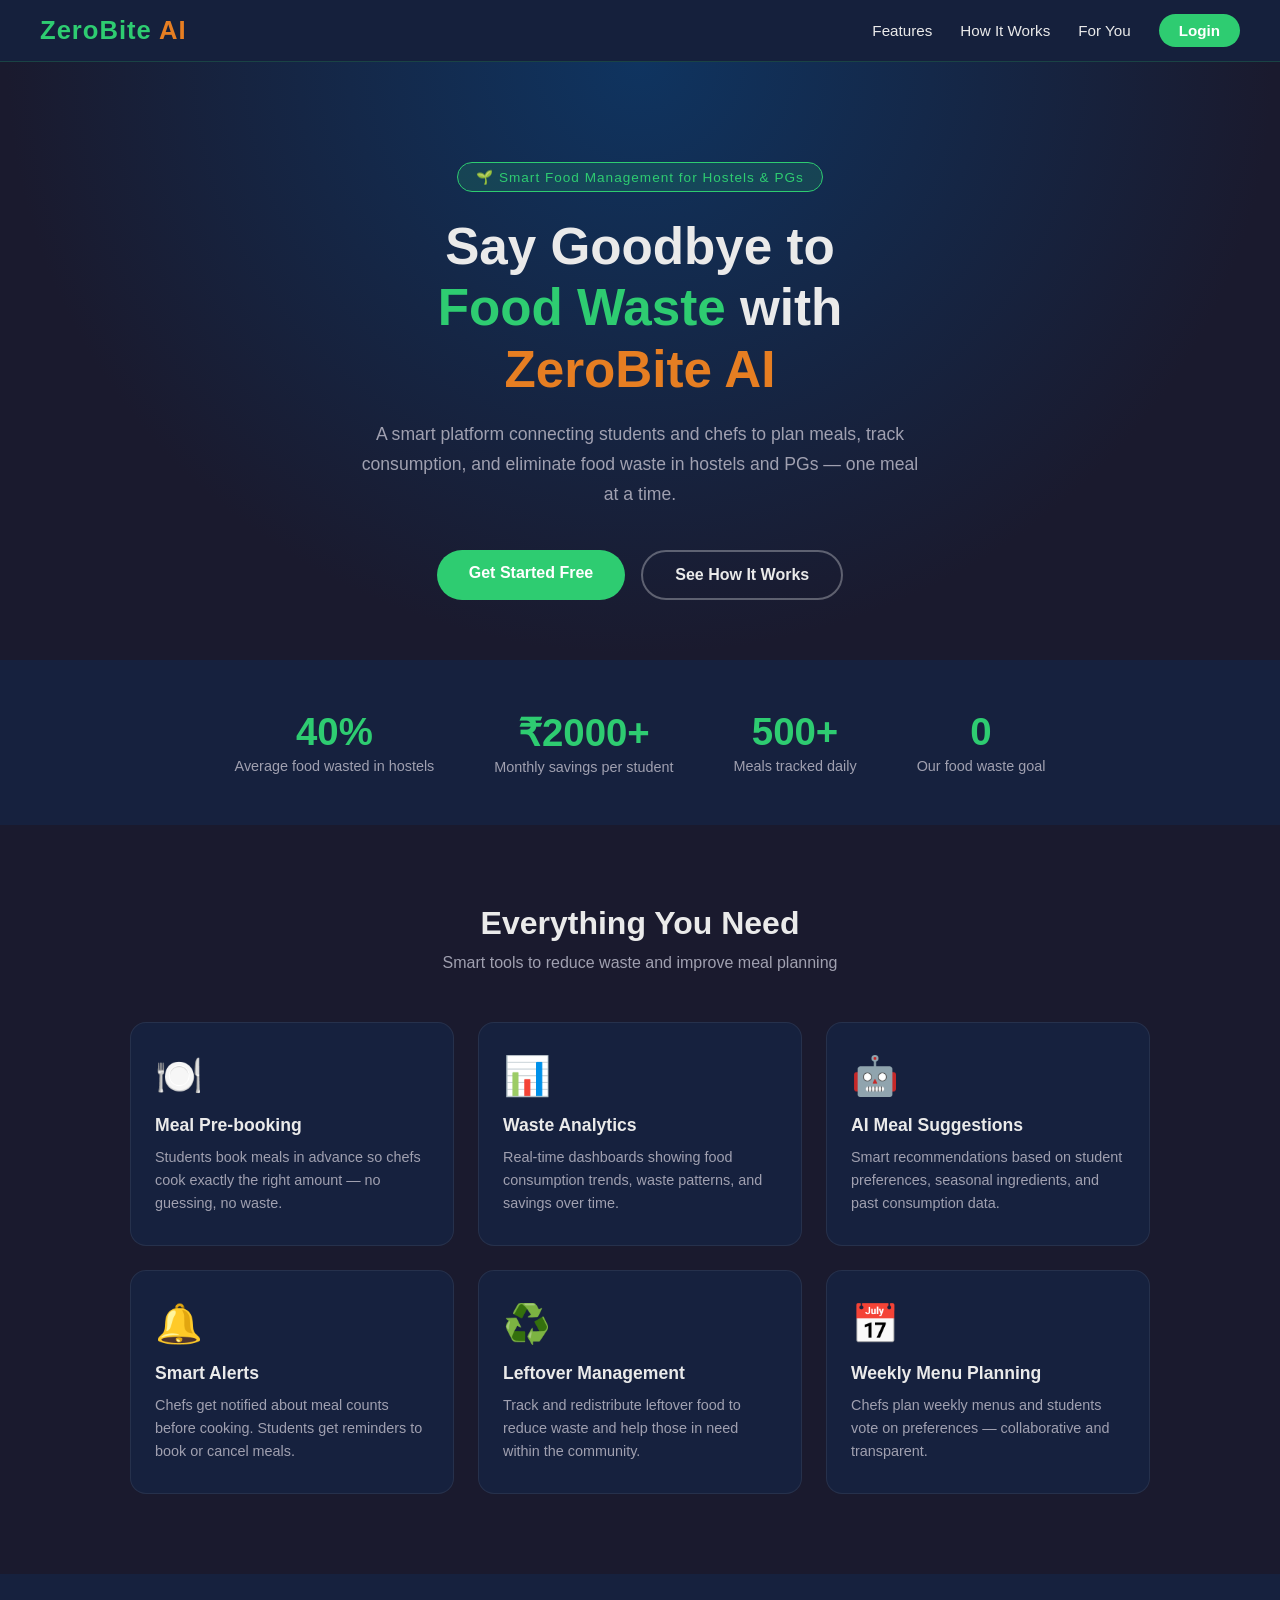
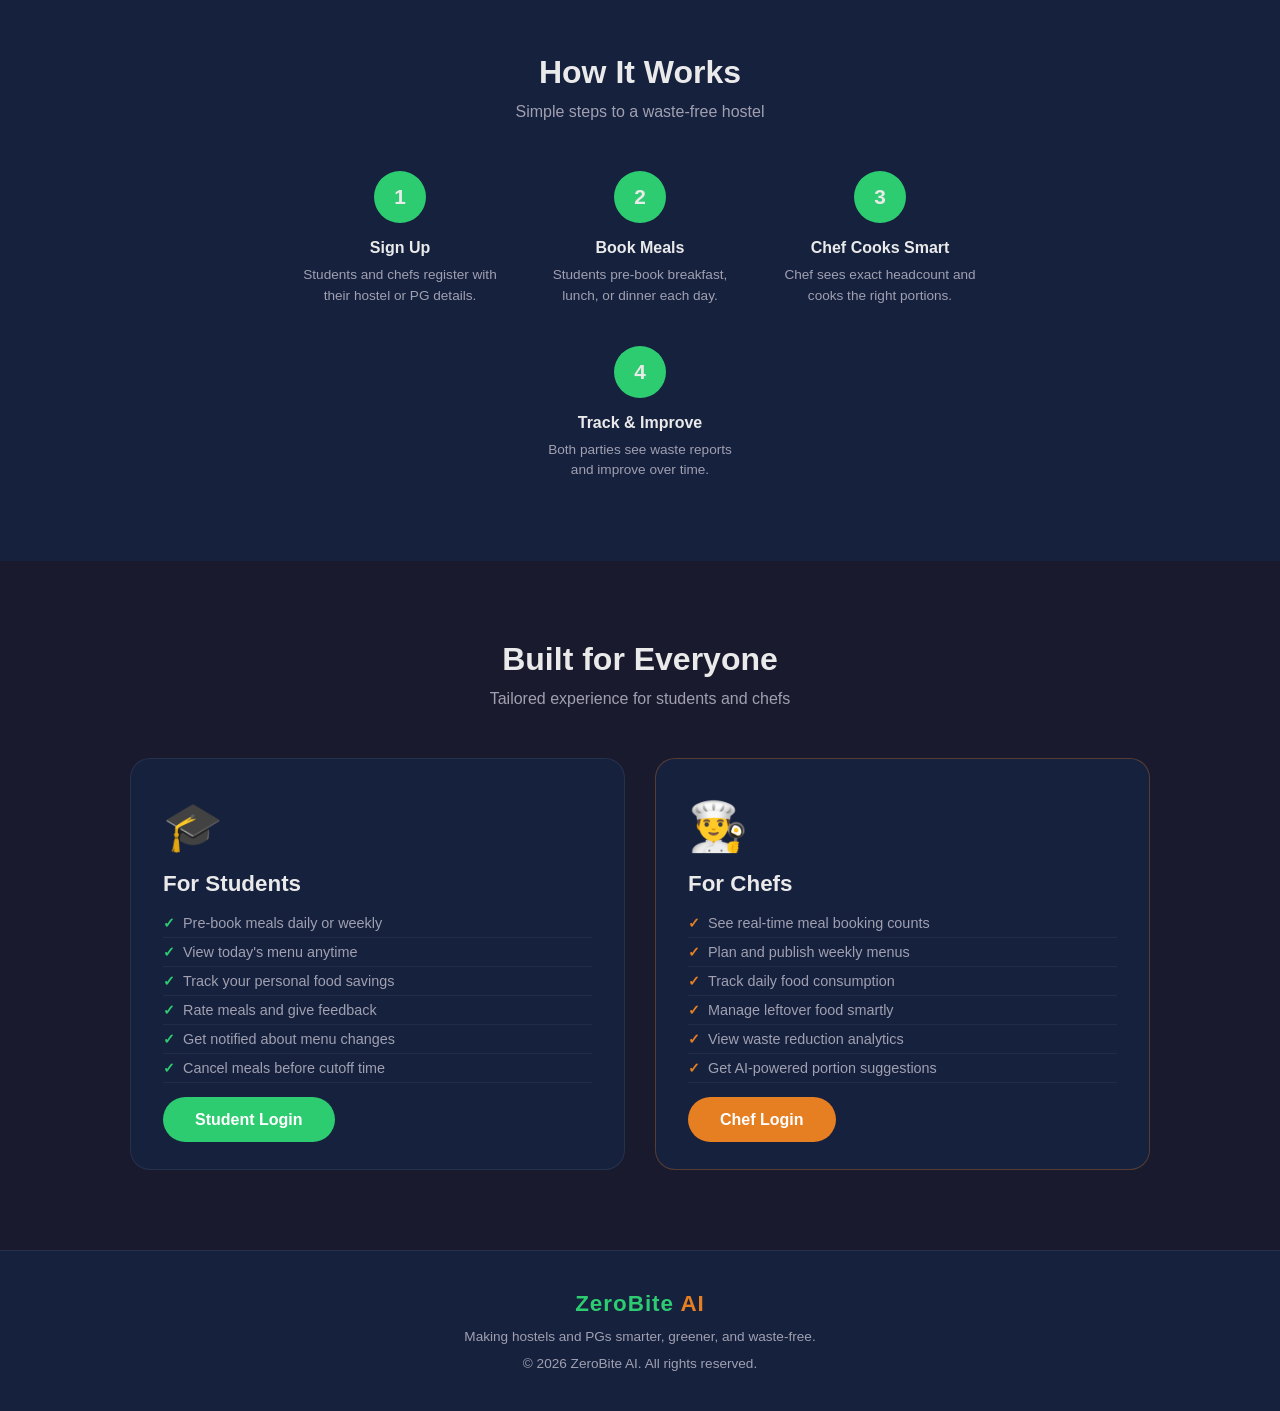
<file: index.html>
<!DOCTYPE html>
<html lang="en">
<head>
  <meta charset="UTF-8" />
  <meta name="viewport" content="width=device-width, initial-scale=1.0"/>
  <title>ZeroBite AI – No Food Wasted</title>
  <link rel="stylesheet" href="styles.css" />
</head>
<body>

  <!-- NAVBAR -->
  <nav>
    <div class="logo">ZeroBite <span>AI</span></div>
    <ul>
      <li><a href="#features">Features</a></li>
      <li><a href="#how">How It Works</a></li>
      <li><a href="#roles">For You</a></li>
      <li><a href="login.html" class="nav-btn">Login</a></li>
    </ul>
  </nav>

  <!-- HERO -->
  <section class="hero">
    <div class="hero-badge">🌱 Smart Food Management for Hostels & PGs</div>
    <h1>
      Say Goodbye to<br/>
      <span class="highlight">Food Waste</span> with<br/>
      <span class="highlight-orange">ZeroBite AI</span>
    </h1>
    <p>
      A smart platform connecting students and chefs to plan meals, track consumption,
      and eliminate food waste in hostels and PGs — one meal at a time.
    </p>
    <div class="hero-btns">
      <a href="login.html" class="btn-primary">Get Started Free</a>
      <a href="#how" class="btn-outline">See How It Works</a>
    </div>
  </section>

  <!-- STATS -->
  <div class="stats">
    <div class="stat-item">
      <h2>40%</h2>
      <p>Average food wasted in hostels</p>
    </div>
    <div class="stat-item">
      <h2>₹2,000+</h2>
      <p>Monthly savings per student</p>
    </div>
    <div class="stat-item">
      <h2>500+</h2>
      <p>Meals tracked daily</p>
    </div>
    <div class="stat-item">
      <h2>0</h2>
      <p>Our food waste goal</p>
    </div>
  </div>

  <!-- FEATURES -->
  <section class="section" id="features">
    <p class="section-title">Everything You Need</p>
    <p class="section-sub">Smart tools to reduce waste and improve meal planning</p>
    <div class="features-grid">
      <div class="feature-card">
        <div class="feature-icon">🍽️</div>
        <h3>Meal Pre-booking</h3>
        <p>Students book meals in advance so chefs cook exactly the right amount — no guessing, no waste.</p>
      </div>
      <div class="feature-card">
        <div class="feature-icon">📊</div>
        <h3>Waste Analytics</h3>
        <p>Real-time dashboards showing food consumption trends, waste patterns, and savings over time.</p>
      </div>
      <div class="feature-card">
        <div class="feature-icon">🤖</div>
        <h3>AI Meal Suggestions</h3>
        <p>Smart recommendations based on student preferences, seasonal ingredients, and past consumption data.</p>
      </div>
      <div class="feature-card">
        <div class="feature-icon">🔔</div>
        <h3>Smart Alerts</h3>
        <p>Chefs get notified about meal counts before cooking. Students get reminders to book or cancel meals.</p>
      </div>
      <div class="feature-card">
        <div class="feature-icon">♻️</div>
        <h3>Leftover Management</h3>
        <p>Track and redistribute leftover food to reduce waste and help those in need within the community.</p>
      </div>
      <div class="feature-card">
        <div class="feature-icon">📅</div>
        <h3>Weekly Menu Planning</h3>
        <p>Chefs plan weekly menus and students vote on preferences — collaborative and transparent.</p>
      </div>
    </div>
  </section>

  <!-- HOW IT WORKS -->
  <section class="how-section" id="how">
    <div style="max-width:1100px; margin:0 auto;">
      <p class="section-title" style="text-align:center; font-size:2rem; font-weight:800; margin-bottom:12px;">How It Works</p>
      <p class="section-sub" style="text-align:center; color:var(--muted); margin-bottom:50px;">Simple steps to a waste-free hostel</p>
      <div class="steps">
        <div class="step">
          <div class="step-num">1</div>
          <h4>Sign Up</h4>
          <p>Students and chefs register with their hostel or PG details.</p>
        </div>
        <div class="step">
          <div class="step-num">2</div>
          <h4>Book Meals</h4>
          <p>Students pre-book breakfast, lunch, or dinner each day.</p>
        </div>
        <div class="step">
          <div class="step-num">3</div>
          <h4>Chef Cooks Smart</h4>
          <p>Chef sees exact headcount and cooks the right portions.</p>
        </div>
        <div class="step">
          <div class="step-num">4</div>
          <h4>Track & Improve</h4>
          <p>Both parties see waste reports and improve over time.</p>
        </div>
      </div>
    </div>
  </section>

  <!-- ROLES -->
  <section class="section" id="roles">
    <p class="section-title">Built for Everyone</p>
    <p class="section-sub">Tailored experience for students and chefs</p>
    <div class="roles-grid">
      <div class="role-card">
        <div class="role-icon">🎓</div>
        <h3>For Students</h3>
        <ul>
          <li>Pre-book meals daily or weekly</li>
          <li>View today's menu anytime</li>
          <li>Track your personal food savings</li>
          <li>Rate meals and give feedback</li>
          <li>Get notified about menu changes</li>
          <li>Cancel meals before cutoff time</li>
        </ul>
        <a href="login.html?role=student" class="btn-primary">Student Login</a>
      </div>
      <div class="role-card chef">
        <div class="role-icon">👨‍🍳</div>
        <h3>For Chefs</h3>
        <ul>
          <li>See real-time meal booking counts</li>
          <li>Plan and publish weekly menus</li>
          <li>Track daily food consumption</li>
          <li>Manage leftover food smartly</li>
          <li>View waste reduction analytics</li>
          <li>Get AI-powered portion suggestions</li>
        </ul>
        <a href="login.html?role=chef" class="btn-primary" style="background:var(--orange);">Chef Login</a>
      </div>
    </div>
  </section>

  <!-- FOOTER -->
  <footer>
    <span class="logo">ZeroBite <span>AI</span></span>
    <p>Making hostels and PGs smarter, greener, and waste-free.</p>
    <p style="margin-top:12px;">© 2026 ZeroBite AI. All rights reserved.</p>
  </footer>

  <script src="app.js"></script>
</body>
</html>
</file>
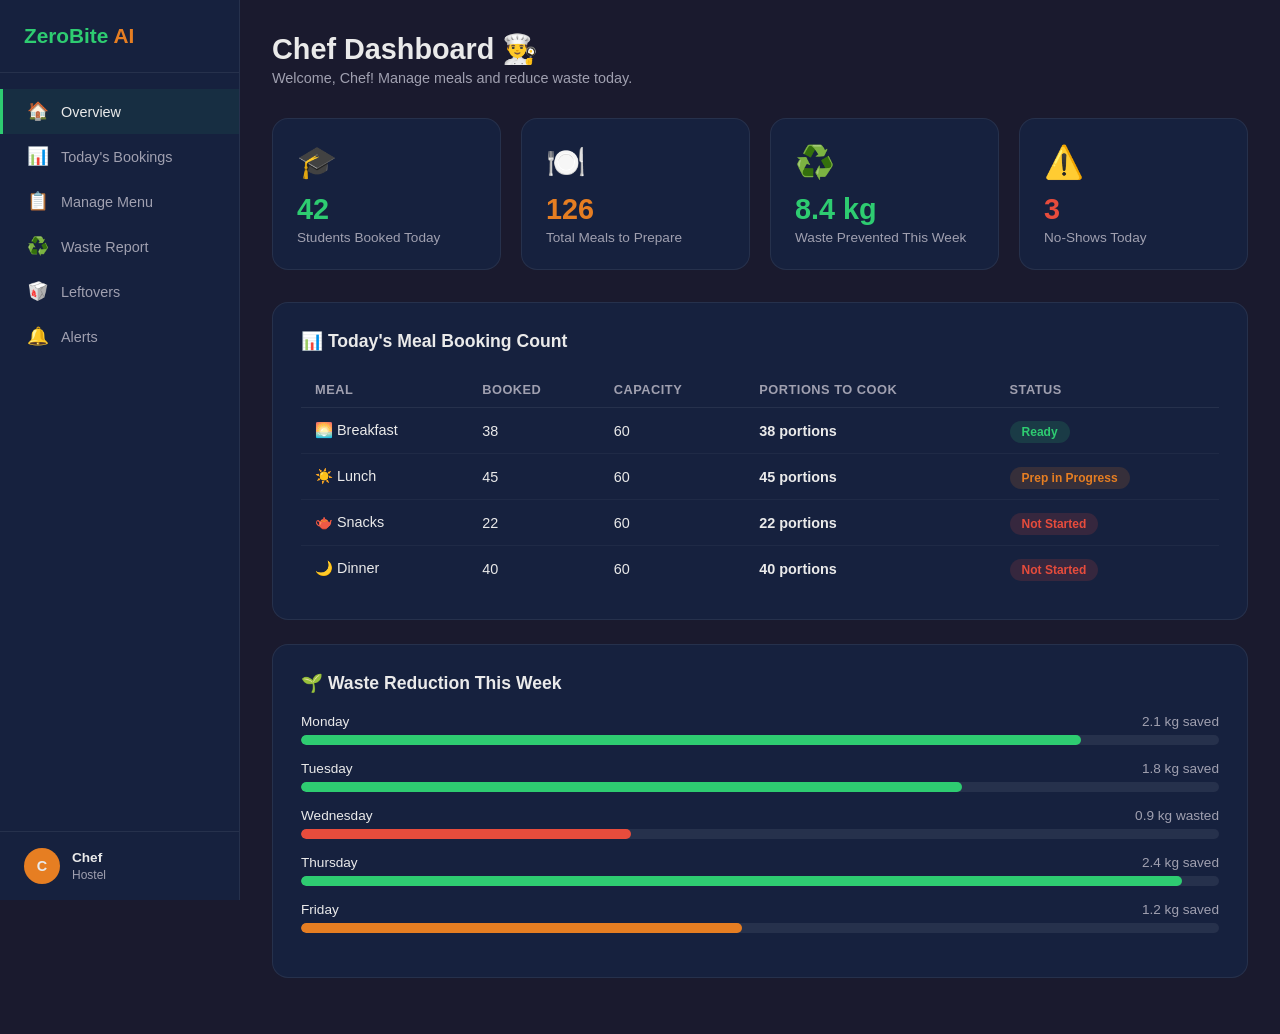
<file: chef-dashboard.html>
<!DOCTYPE html>
<html lang="en">
<head>
  <meta charset="UTF-8" />
  <meta name="viewport" content="width=device-width, initial-scale=1.0"/>
  <title>Chef Dashboard – ZeroBite AI</title>
  <link rel="stylesheet" href="styles.css" />
</head>
<body>

<div class="dashboard">

  <!-- SIDEBAR -->
  <aside class="sidebar">
    <span class="sidebar-logo">ZeroBite <span>AI</span></span>
    <ul class="sidebar-menu">
      <li><a href="#" class="active" onclick="showSection('overview')"><span class="icon">🏠</span> Overview</a></li>
      <li><a href="#" onclick="showSection('bookings')"><span class="icon">📊</span> Today's Bookings</a></li>
      <li><a href="#" onclick="showSection('menu')"><span class="icon">📋</span> Manage Menu</a></li>
      <li><a href="#" onclick="showSection('waste')"><span class="icon">♻️</span> Waste Report</a></li>
      <li><a href="#" onclick="showSection('leftovers')"><span class="icon">🥡</span> Leftovers</a></li>
      <li><a href="#" onclick="showSection('alerts')"><span class="icon">🔔</span> Alerts</a></li>
    </ul>
    <div class="sidebar-user">
      <div class="user-avatar chef" id="c-avatar">C</div>
      <div class="user-info">
        <p id="c-name">Chef</p>
        <span id="c-hostel">Hostel</span>
      </div>
    </div>
  </aside>

  <!-- MAIN -->
  <main class="main-content">

    <!-- OVERVIEW -->
    <div id="sec-overview">
      <div class="page-header">
        <h1>Chef Dashboard 👨‍🍳</h1>
        <p id="c-greeting">Manage meals and reduce waste today.</p>
      </div>

      <div class="dash-cards">
        <div class="dash-card">
          <div class="card-icon">🎓</div>
          <h3 id="total-students">42</h3>
          <p>Students Booked Today</p>
        </div>
        <div class="dash-card orange">
          <div class="card-icon">🍽️</div>
          <h3>126</h3>
          <p>Total Meals to Prepare</p>
        </div>
        <div class="dash-card">
          <div class="card-icon">♻️</div>
          <h3>8.4 kg</h3>
          <p>Waste Prevented This Week</p>
        </div>
        <div class="dash-card red">
          <div class="card-icon">⚠️</div>
          <h3>3</h3>
          <p>No-Shows Today</p>
        </div>
      </div>

      <!-- Meal Counts -->
      <div class="section-card">
        <h2>📊 Today's Meal Booking Count</h2>
        <table>
          <thead>
            <tr><th>Meal</th><th>Booked</th><th>Capacity</th><th>Portions to Cook</th><th>Status</th></tr>
          </thead>
          <tbody>
            <tr>
              <td>🌅 Breakfast</td>
              <td>38</td>
              <td>60</td>
              <td><strong>38 portions</strong></td>
              <td><span class="badge badge-green">Ready</span></td>
            </tr>
            <tr>
              <td>☀️ Lunch</td>
              <td>45</td>
              <td>60</td>
              <td><strong>45 portions</strong></td>
              <td><span class="badge badge-orange">Prep in Progress</span></td>
            </tr>
            <tr>
              <td>🫖 Snacks</td>
              <td>22</td>
              <td>60</td>
              <td><strong>22 portions</strong></td>
              <td><span class="badge badge-red">Not Started</span></td>
            </tr>
            <tr>
              <td>🌙 Dinner</td>
              <td>40</td>
              <td>60</td>
              <td><strong>40 portions</strong></td>
              <td><span class="badge badge-red">Not Started</span></td>
            </tr>
          </tbody>
        </table>
      </div>

      <!-- Waste Bars -->
      <div class="section-card">
        <h2>🌱 Waste Reduction This Week</h2>
        <div class="waste-bar-wrap">
          <div class="waste-bar-label"><span>Monday</span><span>2.1 kg saved</span></div>
          <div class="waste-bar"><div class="waste-bar-fill" style="width:85%"></div></div>
        </div>
        <div class="waste-bar-wrap">
          <div class="waste-bar-label"><span>Tuesday</span><span>1.8 kg saved</span></div>
          <div class="waste-bar"><div class="waste-bar-fill" style="width:72%"></div></div>
        </div>
        <div class="waste-bar-wrap">
          <div class="waste-bar-label"><span>Wednesday</span><span>0.9 kg wasted</span></div>
          <div class="waste-bar"><div class="waste-bar-fill red" style="width:36%"></div></div>
        </div>
        <div class="waste-bar-wrap">
          <div class="waste-bar-label"><span>Thursday</span><span>2.4 kg saved</span></div>
          <div class="waste-bar"><div class="waste-bar-fill" style="width:96%"></div></div>
        </div>
        <div class="waste-bar-wrap">
          <div class="waste-bar-label"><span>Friday</span><span>1.2 kg saved</span></div>
          <div class="waste-bar"><div class="waste-bar-fill orange" style="width:48%"></div></div>
        </div>
      </div>
    </div>

    <!-- TODAY'S BOOKINGS -->
    <div id="sec-bookings" style="display:none;">
      <div class="page-header">
        <h1>Today's Bookings 📊</h1>
        <p>Real-time meal booking data from students.</p>
      </div>
      <div class="section-card">
        <h2>🎓 Student Booking List</h2>
        <table>
          <thead>
            <tr><th>Student</th><th>Room</th><th>Breakfast</th><th>Lunch</th><th>Snacks</th><th>Dinner</th></tr>
          </thead>
          <tbody>
            <tr><td>Arjun K.</td><td>101</td><td><span class="badge badge-green">✓</span></td><td><span class="badge badge-green">✓</span></td><td>–</td><td><span class="badge badge-green">✓</span></td></tr>
            <tr><td>Priya S.</td><td>102</td><td><span class="badge badge-green">✓</span></td><td>–</td><td><span class="badge badge-green">✓</span></td><td><span class="badge badge-green">✓</span></td></tr>
            <tr><td>Rahul M.</td><td>103</td><td>–</td><td><span class="badge badge-green">✓</span></td><td>–</td><td><span class="badge badge-green">✓</span></td></tr>
            <tr><td>Sneha R.</td><td>104</td><td><span class="badge badge-green">✓</span></td><td><span class="badge badge-green">✓</span></td><td><span class="badge badge-green">✓</span></td><td>–</td></tr>
            <tr><td>Vikram T.</td><td>105</td><td><span class="badge badge-green">✓</span></td><td><span class="badge badge-green">✓</span></td><td>–</td><td><span class="badge badge-green">✓</span></td></tr>
            <tr><td>Ananya P.</td><td>106</td><td>–</td><td><span class="badge badge-green">✓</span></td><td><span class="badge badge-green">✓</span></td><td><span class="badge badge-green">✓</span></td></tr>
          </tbody>
        </table>
      </div>
      <div class="section-card">
        <h2>🤖 AI Portion Suggestion</h2>
        <table>
          <thead><tr><th>Meal</th><th>Bookings</th><th>Suggested Portions</th><th>Buffer</th></tr></thead>
          <tbody>
            <tr><td>Breakfast</td><td>38</td><td>40</td><td>+2 (5%)</td></tr>
            <tr><td>Lunch</td><td>45</td><td>47</td><td>+2 (4%)</td></tr>
            <tr><td>Snacks</td><td>22</td><td>23</td><td>+1 (5%)</td></tr>
            <tr><td>Dinner</td><td>40</td><td>42</td><td>+2 (5%)</td></tr>
          </tbody>
        </table>
        <p style="color:var(--muted); font-size:0.82rem; margin-top:12px;">🤖 AI adds a small buffer to account for last-minute bookings while minimizing waste.</p>
      </div>
    </div>

    <!-- MANAGE MENU -->
    <div id="sec-menu" style="display:none;">
      <div class="page-header">
        <h1>Manage Menu 📋</h1>
        <p>Plan and publish this week's menu.</p>
      </div>
      <div class="section-card">
        <h2>✏️ Update Today's Menu</h2>
        <div class="form-group">
          <label>Breakfast Items</label>
          <input type="text" id="menu-breakfast" value="Idli, Sambar, Coconut Chutney, Tea" />
        </div>
        <div class="form-group">
          <label>Lunch Items</label>
          <input type="text" id="menu-lunch" value="Rice, Dal Tadka, Aloo Sabzi, Roti, Curd" />
        </div>
        <div class="form-group">
          <label>Evening Snacks</label>
          <input type="text" id="menu-snacks" value="Bread Pakora, Chai" />
        </div>
        <div class="form-group">
          <label>Dinner Items</label>
          <input type="text" id="menu-dinner" value="Chapati, Paneer Butter Masala, Salad, Kheer" />
        </div>
        <div style="display:flex; gap:12px; flex-wrap:wrap; margin-top:8px;">
          <button class="btn-primary" onclick="publishMenu()">Publish Menu</button>
          <button class="btn-outline" onclick="showToast('Menu saved as draft.', false)">Save Draft</button>
        </div>
      </div>
      <div class="section-card">
        <h2>📅 Weekly Menu Overview</h2>
        <table>
          <thead><tr><th>Day</th><th>Breakfast</th><th>Lunch</th><th>Dinner</th><th>Status</th></tr></thead>
          <tbody>
            <tr><td>Monday</td><td>Poha, Tea</td><td>Rice, Rajma</td><td>Roti, Dal Makhani</td><td><span class="badge badge-green">Published</span></td></tr>
            <tr><td>Tuesday</td><td>Upma, Coffee</td><td>Rice, Sambar</td><td>Chapati, Palak Paneer</td><td><span class="badge badge-green">Published</span></td></tr>
            <tr><td>Wednesday</td><td>Paratha, Curd</td><td>Biryani, Raita</td><td>Roti, Chana Masala</td><td><span class="badge badge-green">Published</span></td></tr>
            <tr><td>Thursday</td><td>Idli, Sambar</td><td>Rice, Dal</td><td>Chapati, Paneer</td><td><span class="badge badge-orange">Draft</span></td></tr>
            <tr><td>Friday</td><td>Bread, Omelette</td><td>Fried Rice, Manchurian</td><td>Roti, Mix Veg</td><td><span class="badge badge-red">Not Set</span></td></tr>
          </tbody>
        </table>
      </div>
    </div>

    <!-- WASTE REPORT -->
    <div id="sec-waste" style="display:none;">
      <div class="page-header">
        <h1>Waste Report ♻️</h1>
        <p>Track and reduce food waste across all meals.</p>
      </div>
      <div class="dash-cards">
        <div class="dash-card">
          <div class="card-icon">🌱</div>
          <h3>32 kg</h3>
          <p>Total Waste Prevented This Month</p>
        </div>
        <div class="dash-card orange">
          <div class="card-icon">📉</div>
          <h3>67%</h3>
          <p>Waste Reduction vs Last Month</p>
        </div>
        <div class="dash-card red">
          <div class="card-icon">🗑️</div>
          <h3>4.2 kg</h3>
          <p>Food Wasted This Week</p>
        </div>
      </div>
      <div class="section-card">
        <h2>📊 Waste by Meal Type (This Month)</h2>
        <div class="waste-bar-wrap">
          <div class="waste-bar-label"><span>Breakfast</span><span>1.2 kg wasted</span></div>
          <div class="waste-bar"><div class="waste-bar-fill" style="width:20%"></div></div>
        </div>
        <div class="waste-bar-wrap">
          <div class="waste-bar-label"><span>Lunch</span><span>2.1 kg wasted</span></div>
          <div class="waste-bar"><div class="waste-bar-fill orange" style="width:35%"></div></div>
        </div>
        <div class="waste-bar-wrap">
          <div class="waste-bar-label"><span>Snacks</span><span>0.4 kg wasted</span></div>
          <div class="waste-bar"><div class="waste-bar-fill" style="width:8%"></div></div>
        </div>
        <div class="waste-bar-wrap">
          <div class="waste-bar-label"><span>Dinner</span><span>0.5 kg wasted</span></div>
          <div class="waste-bar"><div class="waste-bar-fill red" style="width:10%"></div></div>
        </div>
      </div>
      <div class="section-card">
        <h2>🤖 AI Recommendations</h2>
        <ul style="list-style:none; display:flex; flex-direction:column; gap:12px;">
          <li style="background:rgba(46,204,113,0.08); border:1px solid rgba(46,204,113,0.2); border-radius:10px; padding:14px 16px; font-size:0.9rem;">
            💡 <strong>Reduce lunch rice portions by 10%</strong> — 8 students consistently leave rice on their plates.
          </li>
          <li style="background:rgba(230,126,34,0.08); border:1px solid rgba(230,126,34,0.2); border-radius:10px; padding:14px 16px; font-size:0.9rem;">
            💡 <strong>Friday dinner has 30% no-shows</strong> — Consider reducing portions or sending reminders.
          </li>
          <li style="background:rgba(46,204,113,0.08); border:1px solid rgba(46,204,113,0.2); border-radius:10px; padding:14px 16px; font-size:0.9rem;">
            💡 <strong>Breakfast waste is minimal</strong> — Great job! Idli portions are well-calibrated.
          </li>
        </ul>
      </div>
    </div>

    <!-- LEFTOVERS -->
    <div id="sec-leftovers" style="display:none;">
      <div class="page-header">
        <h1>Leftover Management 🥡</h1>
        <p>Track and redistribute leftover food smartly.</p>
      </div>
      <div class="section-card">
        <h2>📦 Today's Leftovers</h2>
        <table>
          <thead><tr><th>Item</th><th>Quantity</th><th>Meal</th><th>Action</th></tr></thead>
          <tbody>
            <tr>
              <td>Sambar</td><td>1.5 L</td><td>Breakfast</td>
              <td><button class="btn-outline" style="padding:6px 14px; font-size:0.8rem;" onclick="showToast('Sambar marked for redistribution!', false)">Redistribute</button></td>
            </tr>
            <tr>
              <td>Dal Tadka</td><td>800 ml</td><td>Lunch</td>
              <td><button class="btn-outline" style="padding:6px 14px; font-size:0.8rem;" onclick="showToast('Dal marked for redistribution!', false)">Redistribute</button></td>
            </tr>
            <tr>
              <td>Rice</td><td>600 g</td><td>Lunch</td>
              <td><button class="btn-outline" style="padding:6px 14px; font-size:0.8rem;" onclick="showToast('Rice marked for composting.', false)">Compost</button></td>
            </tr>
          </tbody>
        </table>
      </div>
      <div class="section-card">
        <h2>📋 Log New Leftover</h2>
        <div style="display:grid; grid-template-columns:1fr 1fr; gap:16px;">
          <div class="form-group">
            <label>Food Item</label>
            <input type="text" id="leftover-item" placeholder="e.g. Chapati" />
          </div>
          <div class="form-group">
            <label>Quantity</label>
            <input type="text" id="leftover-qty" placeholder="e.g. 500g or 1L" />
          </div>
          <div class="form-group">
            <label>Meal</label>
            <select id="leftover-meal">
              <option>Breakfast</option>
              <option>Lunch</option>
              <option>Snacks</option>
              <option>Dinner</option>
            </select>
          </div>
          <div class="form-group">
            <label>Action</label>
            <select id="leftover-action">
              <option>Redistribute</option>
              <option>Compost</option>
              <option>Store for Next Meal</option>
            </select>
          </div>
        </div>
        <button class="btn-primary" onclick="logLeftover()" style="margin-top:8px;">Log Leftover</button>
      </div>
    </div>

    <!-- ALERTS -->
    <div id="sec-alerts" style="display:none;">
      <div class="page-header">
        <h1>Alerts & Notifications 🔔</h1>
        <p>Stay on top of meal bookings and waste alerts.</p>
      </div>
      <div class="section-card">
        <h2>🔔 Recent Alerts</h2>
        <div style="display:flex; flex-direction:column; gap:12px;">
          <div style="background:rgba(46,204,113,0.08); border-left:4px solid var(--green); border-radius:8px; padding:14px 16px;">
            <p style="font-size:0.9rem; font-weight:600;">✅ Lunch booking count finalized</p>
            <p style="font-size:0.8rem; color:var(--muted); margin-top:4px;">45 students booked lunch today. Prepare 47 portions. — 10:00 AM</p>
          </div>
          <div style="background:rgba(230,126,34,0.08); border-left:4px solid var(--orange); border-radius:8px; padding:14px 16px;">
            <p style="font-size:0.9rem; font-weight:600;">⚠️ 3 students cancelled dinner last minute</p>
            <p style="font-size:0.8rem; color:var(--muted); margin-top:4px;">Adjust dinner portions accordingly. — 6:45 PM</p>
          </div>
          <div style="background:rgba(231,76,60,0.08); border-left:4px solid var(--danger); border-radius:8px; padding:14px 16px;">
            <p style="font-size:0.9rem; font-weight:600;">🗑️ High waste detected on Wednesday</p>
            <p style="font-size:0.8rem; color:var(--muted); margin-top:4px;">Lunch waste was 2.1 kg. Consider reducing rice portions. — Yesterday</p>
          </div>
          <div style="background:rgba(46,204,113,0.08); border-left:4px solid var(--green); border-radius:8px; padding:14px 16px;">
            <p style="font-size:0.9rem; font-weight:600;">🏆 Waste reduction milestone reached!</p>
            <p style="font-size:0.8rem; color:var(--muted); margin-top:4px;">Your hostel has saved 30 kg of food this month. — 2 days ago</p>
          </div>
        </div>
      </div>
      <div class="section-card">
        <h2>⚙️ Alert Settings</h2>
        <div style="display:flex; flex-direction:column; gap:14px;">
          <label style="display:flex; align-items:center; gap:12px; cursor:pointer; font-size:0.9rem;">
            <input type="checkbox" checked style="width:18px; height:18px; accent-color:var(--green);" />
            Notify when booking count is finalized
          </label>
          <label style="display:flex; align-items:center; gap:12px; cursor:pointer; font-size:0.9rem;">
            <input type="checkbox" checked style="width:18px; height:18px; accent-color:var(--green);" />
            Alert on last-minute cancellations
          </label>
          <label style="display:flex; align-items:center; gap:12px; cursor:pointer; font-size:0.9rem;">
            <input type="checkbox" checked style="width:18px; height:18px; accent-color:var(--green);" />
            Daily waste summary report
          </label>
          <label style="display:flex; align-items:center; gap:12px; cursor:pointer; font-size:0.9rem;">
            <input type="checkbox" style="width:18px; height:18px; accent-color:var(--green);" />
            Weekly AI recommendations
          </label>
        </div>
        <button class="btn-primary" onclick="showToast('Alert settings saved!', false)" style="margin-top:20px;">Save Settings</button>
      </div>
    </div>

  </main>
</div>

<div class="toast" id="toast"></div>

<script src="app.js"></script>
<script>
  const name = localStorage.getItem('zb_name') || 'Chef';
  const hostel = localStorage.getItem('zb_hostel') || 'Hostel';
  document.getElementById('c-name').textContent = name;
  document.getElementById('c-hostel').textContent = hostel;
  document.getElementById('c-avatar').textContent = name[0].toUpperCase();
  document.getElementById('c-greeting').textContent = `Welcome, ${name}! Manage meals and reduce waste today.`;

  function showSection(id) {
    ['overview','bookings','menu','waste','leftovers','alerts'].forEach(s => {
      document.getElementById('sec-' + s).style.display = s === id ? 'block' : 'none';
    });
    document.querySelectorAll('.sidebar-menu a').forEach(a => a.classList.remove('active'));
    event.target.closest('a').classList.add('active');
  }

  function publishMenu() {
    const b = document.getElementById('menu-breakfast').value;
    const l = document.getElementById('menu-lunch').value;
    const s = document.getElementById('menu-snacks').value;
    const d = document.getElementById('menu-dinner').value;
    if (!b || !l || !d) { showToast('Please fill in all meal fields.', true); return; }
    showToast('✅ Menu published! Students have been notified.', false);
  }

  function logLeftover() {
    const item = document.getElementById('leftover-item').value.trim();
    const qty = document.getElementById('leftover-qty').value.trim();
    if (!item || !qty) { showToast('Please fill in item and quantity.', true); return; }
    showToast(`✅ ${item} (${qty}) logged successfully!`, false);
    document.getElementById('leftover-item').value = '';
    document.getElementById('leftover-qty').value = '';
  }
</script>
</body>
</html>
</file>
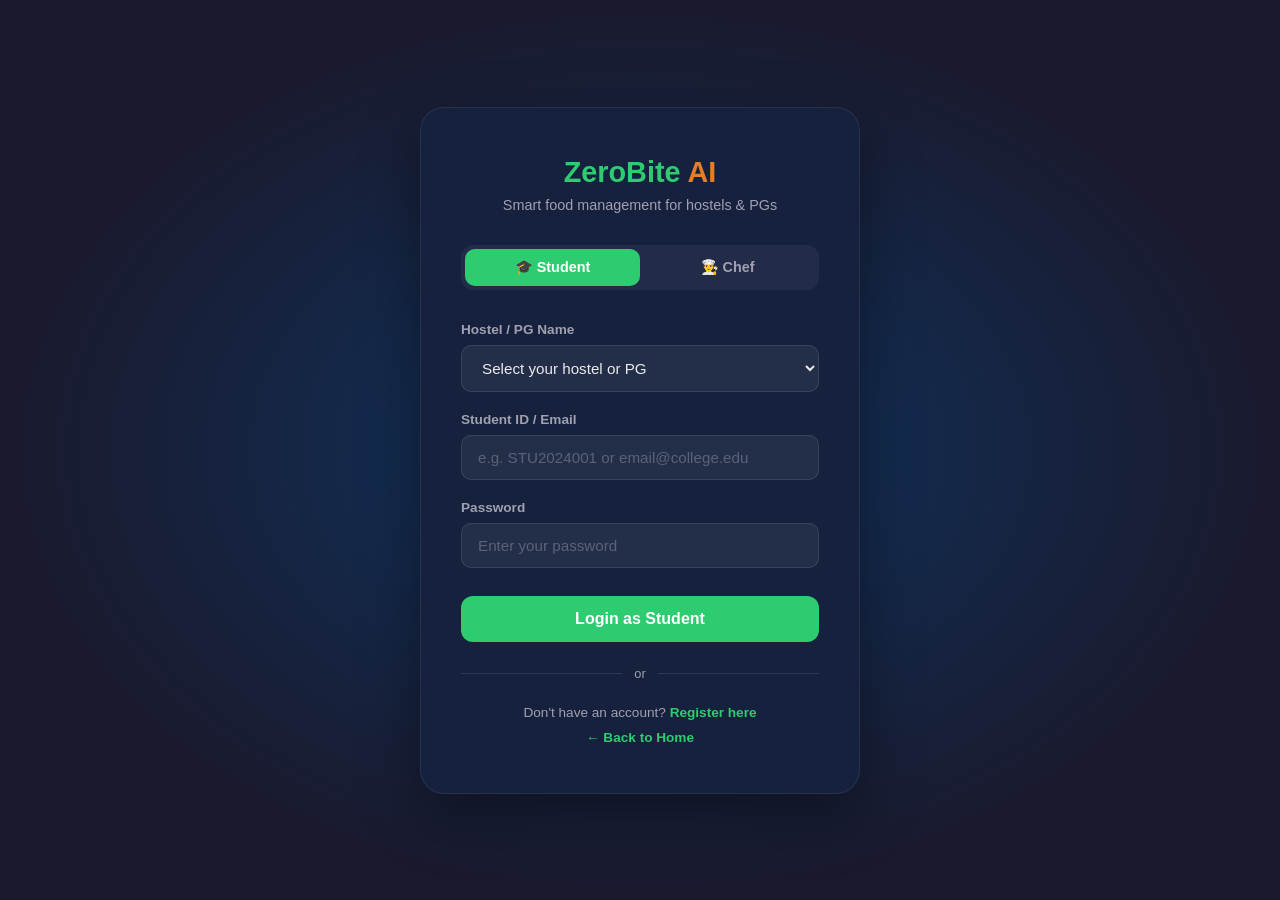
<file: login.html>
<!DOCTYPE html>
<html lang="en">
<head>
  <meta charset="UTF-8" />
  <meta name="viewport" content="width=device-width, initial-scale=1.0"/>
  <title>Login – ZeroBite AI</title>
  <link rel="stylesheet" href="styles.css" />
</head>
<body>

  <div class="login-page">
    <div class="login-container">
      <div class="login-logo">ZeroBite <span>AI</span></div>
      <p class="login-subtitle">Smart food management for hostels & PGs</p>

      <!-- Role Tabs -->
      <div class="role-tabs">
        <button class="role-tab active" id="tab-student" onclick="switchRole('student')">🎓 Student</button>
        <button class="role-tab chef-tab" id="tab-chef" onclick="switchRole('chef')">👨‍🍳 Chef</button>
      </div>

      <!-- Login Form -->
      <form id="login-form" onsubmit="handleLogin(event)">

        <!-- Student Fields -->
        <div id="student-fields">
          <div class="form-group">
            <label>Hostel / PG Name</label>
            <select id="student-hostel">
              <option value="">Select your hostel or PG</option>
              <option>Sunrise Hostel</option>
              <option>Green Valley PG</option>
              <option>City Boys Hostel</option>
              <option>Campus PG</option>
              <option>Other</option>
            </select>
          </div>
          <div class="form-group">
            <label>Student ID / Email</label>
            <input type="text" id="student-id" placeholder="e.g. STU2024001 or email@college.edu" />
          </div>
          <div class="form-group">
            <label>Password</label>
            <input type="password" id="student-pass" placeholder="Enter your password" />
          </div>
        </div>

        <!-- Chef Fields -->
        <div id="chef-fields" style="display:none;">
          <div class="form-group">
            <label>Hostel / PG Name</label>
            <select id="chef-hostel">
              <option value="">Select your hostel or PG</option>
              <option>Sunrise Hostel</option>
              <option>Green Valley PG</option>
              <option>City Boys Hostel</option>
              <option>Campus PG</option>
              <option>Other</option>
            </select>
          </div>
          <div class="form-group">
            <label>Chef ID / Email</label>
            <input type="text" id="chef-id" placeholder="e.g. CHF001 or chef@hostel.com" />
          </div>
          <div class="form-group">
            <label>Password</label>
            <input type="password" id="chef-pass" placeholder="Enter your password" />
          </div>
        </div>

        <button type="submit" class="login-btn" id="login-btn">Login as Student</button>
      </form>

      <div class="divider">or</div>

      <div class="login-footer">
        Don't have an account? <a href="#" onclick="showToast('Contact your hostel admin to register.', false)">Register here</a>
      </div>
      <div class="login-footer" style="margin-top:10px;">
        <a href="index.html">← Back to Home</a>
      </div>
    </div>
  </div>

  <div class="toast" id="toast"></div>

  <script src="app.js"></script>
  <script>
    // Pre-select role from URL param
    const params = new URLSearchParams(window.location.search);
    if (params.get('role') === 'chef') switchRole('chef');

    function switchRole(role) {
      const isChef = role === 'chef';
      document.getElementById('student-fields').style.display = isChef ? 'none' : 'block';
      document.getElementById('chef-fields').style.display = isChef ? 'block' : 'none';
      document.getElementById('tab-student').classList.toggle('active', !isChef);
      document.getElementById('tab-chef').classList.toggle('active', isChef);
      const btn = document.getElementById('login-btn');
      btn.textContent = isChef ? 'Login as Chef' : 'Login as Student';
      btn.className = isChef ? 'login-btn chef-btn' : 'login-btn';
      window._role = role;
    }

    window._role = 'student';

    function handleLogin(e) {
      e.preventDefault();
      const role = window._role;

      if (role === 'student') {
        const hostel = document.getElementById('student-hostel').value;
        const id = document.getElementById('student-id').value.trim();
        const pass = document.getElementById('student-pass').value;
        if (!hostel || !id || !pass) {
          showToast('Please fill in all fields.', true);
          return;
        }
        // Demo: any credentials work
        localStorage.setItem('zb_role', 'student');
        localStorage.setItem('zb_name', id.split('@')[0] || id);
        localStorage.setItem('zb_hostel', hostel);
        showToast('Welcome back! Redirecting...', false);
        setTimeout(() => window.location.href = 'student-dashboard.html', 1200);
      } else {
        const hostel = document.getElementById('chef-hostel').value;
        const id = document.getElementById('chef-id').value.trim();
        const pass = document.getElementById('chef-pass').value;
        if (!hostel || !id || !pass) {
          showToast('Please fill in all fields.', true);
          return;
        }
        localStorage.setItem('zb_role', 'chef');
        localStorage.setItem('zb_name', id.split('@')[0] || id);
        localStorage.setItem('zb_hostel', hostel);
        showToast('Welcome, Chef! Redirecting...', false);
        setTimeout(() => window.location.href = 'chef-dashboard.html', 1200);
      }
    }
  </script>
</body>
</html>
</file>
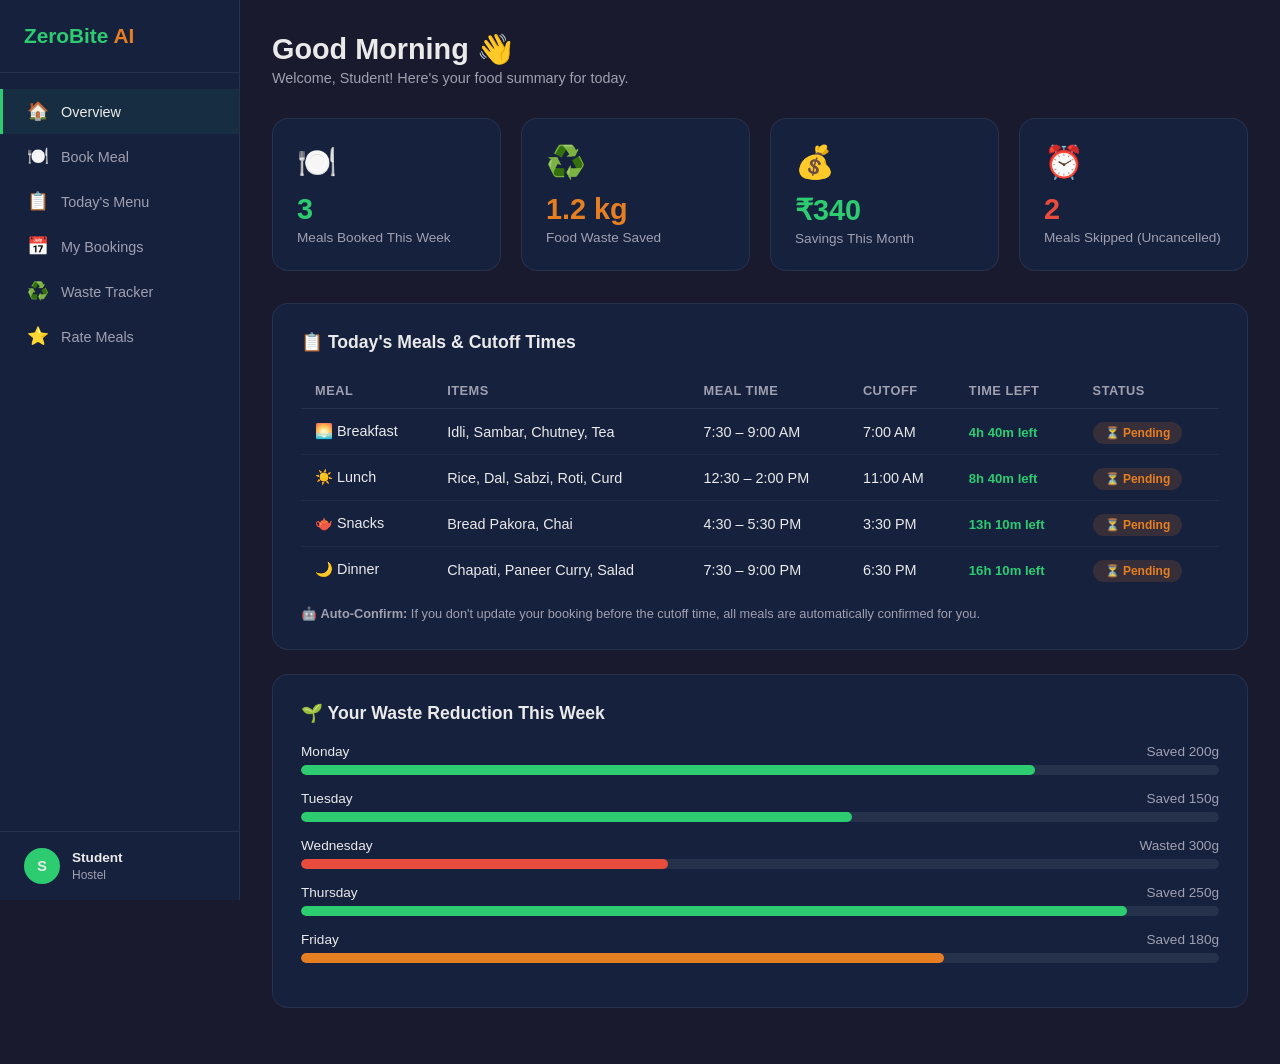
<file: student-dashboard.html>
<!DOCTYPE html>
<html lang="en">
<head>
  <meta charset="UTF-8" />
  <meta name="viewport" content="width=device-width, initial-scale=1.0"/>
  <title>Student Dashboard – ZeroBite AI</title>
  <link rel="stylesheet" href="styles.css" />
</head>
<body>

<div class="dashboard">

  <!-- SIDEBAR -->
  <aside class="sidebar">
    <span class="sidebar-logo">ZeroBite <span>AI</span></span>
    <ul class="sidebar-menu">
      <li><a href="#" class="active" onclick="showSection('overview')"><span class="icon">🏠</span> Overview</a></li>
      <li><a href="#" onclick="showSection('book')"><span class="icon">🍽️</span> Book Meal</a></li>
      <li><a href="#" onclick="showSection('menu')"><span class="icon">📋</span> Today's Menu</a></li>
      <li><a href="#" onclick="showSection('history')"><span class="icon">📅</span> My Bookings</a></li>
      <li><a href="#" onclick="showSection('waste')"><span class="icon">♻️</span> Waste Tracker</a></li>
      <li><a href="#" onclick="showSection('feedback')"><span class="icon">⭐</span> Rate Meals</a></li>
    </ul>
    <div class="sidebar-user">
      <div class="user-avatar" id="s-avatar">S</div>
      <div class="user-info">
        <p id="s-name">Student</p>
        <span id="s-hostel">Hostel</span>
      </div>
    </div>
  </aside>

  <!-- MAIN -->
  <main class="main-content">

    <!-- OVERVIEW -->
    <div id="sec-overview">
      <div class="page-header">
        <h1>Good Morning 👋</h1>
        <p id="s-greeting">Here's your food summary for today.</p>
      </div>

      <div class="dash-cards">
        <div class="dash-card">
          <div class="card-icon">🍽️</div>
          <h3>3</h3>
          <p>Meals Booked This Week</p>
        </div>
        <div class="dash-card orange">
          <div class="card-icon">♻️</div>
          <h3>1.2 kg</h3>
          <p>Food Waste Saved</p>
        </div>
        <div class="dash-card">
          <div class="card-icon">💰</div>
          <h3>₹340</h3>
          <p>Savings This Month</p>
        </div>
        <div class="dash-card red">
          <div class="card-icon">⏰</div>
          <h3>2</h3>
          <p>Meals Skipped (Uncancelled)</p>
        </div>
      </div>

      <!-- AUTO-CONFIRM BANNER -->
      <div id="auto-confirm-banner" style="background:rgba(46,204,113,0.1); border:1px solid var(--green); border-radius:14px; padding:16px 20px; margin-bottom:24px; align-items:flex-start; gap:14px;">
        <span style="font-size:1.6rem;">🤖</span>
        <div>
          <p style="font-weight:700; font-size:0.95rem; margin-bottom:4px;">Auto-Confirmed Meals</p>
          <p id="auto-confirm-msg" style="color:var(--muted); font-size:0.85rem; line-height:1.5;"></p>
        </div>
      </div>

      <div class="section-card">
        <h2>📋 Today's Meals & Cutoff Times</h2>
        <table>
          <thead>
            <tr>
              <th>Meal</th>
              <th>Items</th>
              <th>Meal Time</th>
              <th>Cutoff</th>
              <th>Time Left</th>
              <th>Status</th>
            </tr>
          </thead>
          <tbody id="today-meal-table">
            <tr>
              <td>🌅 Breakfast</td>
              <td>Idli, Sambar, Chutney, Tea</td>
              <td>7:30 – 9:00 AM</td>
              <td>7:00 AM</td>
              <td><span class="countdown" id="cd-breakfast">–</span></td>
              <td id="status-breakfast"><span class="badge badge-green">Auto-Confirmed</span></td>
            </tr>
            <tr>
              <td>☀️ Lunch</td>
              <td>Rice, Dal, Sabzi, Roti, Curd</td>
              <td>12:30 – 2:00 PM</td>
              <td>11:00 AM</td>
              <td><span class="countdown" id="cd-lunch">–</span></td>
              <td id="status-lunch"><span class="badge badge-orange">Pending</span></td>
            </tr>
            <tr>
              <td>🫖 Snacks</td>
              <td>Bread Pakora, Chai</td>
              <td>4:30 – 5:30 PM</td>
              <td>3:30 PM</td>
              <td><span class="countdown" id="cd-snacks">–</span></td>
              <td id="status-snacks"><span class="badge badge-orange">Pending</span></td>
            </tr>
            <tr>
              <td>🌙 Dinner</td>
              <td>Chapati, Paneer Curry, Salad</td>
              <td>7:30 – 9:00 PM</td>
              <td>6:30 PM</td>
              <td><span class="countdown" id="cd-dinner">–</span></td>
              <td id="status-dinner"><span class="badge badge-orange">Pending</span></td>
            </tr>
          </tbody>
        </table>
        <p style="color:var(--muted); font-size:0.8rem; margin-top:14px;">
          🤖 <strong>Auto-Confirm:</strong> If you don't update your booking before the cutoff time, all meals are automatically confirmed for you.
        </p>
      </div>

      <div class="section-card">
        <h2>🌱 Your Waste Reduction This Week</h2>
        <div class="waste-bar-wrap">
          <div class="waste-bar-label"><span>Monday</span><span>Saved 200g</span></div>
          <div class="waste-bar"><div class="waste-bar-fill" style="width:80%"></div></div>
        </div>
        <div class="waste-bar-wrap">
          <div class="waste-bar-label"><span>Tuesday</span><span>Saved 150g</span></div>
          <div class="waste-bar"><div class="waste-bar-fill" style="width:60%"></div></div>
        </div>
        <div class="waste-bar-wrap">
          <div class="waste-bar-label"><span>Wednesday</span><span>Wasted 300g</span></div>
          <div class="waste-bar"><div class="waste-bar-fill red" style="width:40%"></div></div>
        </div>
        <div class="waste-bar-wrap">
          <div class="waste-bar-label"><span>Thursday</span><span>Saved 250g</span></div>
          <div class="waste-bar"><div class="waste-bar-fill" style="width:90%"></div></div>
        </div>
        <div class="waste-bar-wrap">
          <div class="waste-bar-label"><span>Friday</span><span>Saved 180g</span></div>
          <div class="waste-bar"><div class="waste-bar-fill orange" style="width:70%"></div></div>
        </div>
      </div>
    </div>

    <!-- BOOK MEAL -->
    <div id="sec-book" style="display:none;">
      <div class="page-header">
        <h1>Book a Meal 🍽️</h1>
        <p>Pre-book your meals to help reduce food waste.</p>
      </div>

      <!-- Auto-confirm info box -->
      <div style="background:rgba(46,204,113,0.08); border:1px solid rgba(46,204,113,0.25); border-radius:12px; padding:14px 18px; margin-bottom:24px; font-size:0.88rem; color:var(--muted); line-height:1.6;">
        🤖 <strong style="color:var(--text);">Auto-Confirm is ON.</strong>
        If you don't make a selection before the cutoff, <strong style="color:var(--green);">all meals are automatically confirmed</strong> for you so the chef can plan portions. You can still cancel before the cutoff.
      </div>

      <div class="section-card">
        <h2>📅 Select Date & Meals</h2>
        <div class="form-group" style="max-width:300px; margin-bottom:24px;">
          <label>Select Date</label>
          <input type="date" id="book-date" />
        </div>
        <div class="order-grid">
          <div class="meal-option" id="opt-breakfast" onclick="toggleMeal('breakfast')">
            <div class="meal-icon">🌅</div>
            <h4>Breakfast</h4>
            <p>7:30 – 9:00 AM</p>
            <small id="cutoff-label-breakfast" style="color:var(--muted); font-size:0.75rem; margin-top:6px; display:block;">Cutoff: 7:00 AM</small>
          </div>
          <div class="meal-option" id="opt-lunch" onclick="toggleMeal('lunch')">
            <div class="meal-icon">☀️</div>
            <h4>Lunch</h4>
            <p>12:30 – 2:00 PM</p>
            <small id="cutoff-label-lunch" style="color:var(--muted); font-size:0.75rem; margin-top:6px; display:block;">Cutoff: 11:00 AM</small>
          </div>
          <div class="meal-option" id="opt-snacks" onclick="toggleMeal('snacks')">
            <div class="meal-icon">🫖</div>
            <h4>Evening Snacks</h4>
            <p>4:30 – 5:30 PM</p>
            <small id="cutoff-label-snacks" style="color:var(--muted); font-size:0.75rem; margin-top:6px; display:block;">Cutoff: 3:30 PM</small>
          </div>
          <div class="meal-option" id="opt-dinner" onclick="toggleMeal('dinner')">
            <div class="meal-icon">🌙</div>
            <h4>Dinner</h4>
            <p>7:30 – 9:00 PM</p>
            <small id="cutoff-label-dinner" style="color:var(--muted); font-size:0.75rem; margin-top:6px; display:block;">Cutoff: 6:30 PM</small>
          </div>
        </div>
        <div style="margin-top:28px; display:flex; gap:12px; flex-wrap:wrap;">
          <button class="btn-primary" onclick="confirmBooking()">Confirm Booking</button>
          <button class="btn-outline" onclick="cancelAllMeals()">Cancel All Meals</button>
          <button class="btn-outline" onclick="clearMeals()">Clear Selection</button>
        </div>
      </div>
    </div>

    <!-- TODAY'S MENU -->
    <div id="sec-menu" style="display:none;">
      <div class="page-header">
        <h1>Today's Menu 📋</h1>
        <p>What's cooking today at your hostel.</p>
      </div>
      <div class="section-card">
        <h2>🌅 Breakfast – 7:30 AM</h2>
        <table>
          <thead><tr><th>Item</th><th>Type</th><th>Calories</th></tr></thead>
          <tbody>
            <tr><td>Idli (3 pcs)</td><td><span class="badge badge-green">Veg</span></td><td>150 kcal</td></tr>
            <tr><td>Sambar</td><td><span class="badge badge-green">Veg</span></td><td>80 kcal</td></tr>
            <tr><td>Coconut Chutney</td><td><span class="badge badge-green">Veg</span></td><td>60 kcal</td></tr>
            <tr><td>Tea / Coffee</td><td><span class="badge badge-green">Veg</span></td><td>40 kcal</td></tr>
          </tbody>
        </table>
      </div>
      <div class="section-card">
        <h2>☀️ Lunch – 12:30 PM</h2>
        <table>
          <thead><tr><th>Item</th><th>Type</th><th>Calories</th></tr></thead>
          <tbody>
            <tr><td>Steamed Rice</td><td><span class="badge badge-green">Veg</span></td><td>200 kcal</td></tr>
            <tr><td>Dal Tadka</td><td><span class="badge badge-green">Veg</span></td><td>120 kcal</td></tr>
            <tr><td>Aloo Sabzi</td><td><span class="badge badge-green">Veg</span></td><td>150 kcal</td></tr>
            <tr><td>Roti (2 pcs)</td><td><span class="badge badge-green">Veg</span></td><td>180 kcal</td></tr>
            <tr><td>Curd</td><td><span class="badge badge-green">Veg</span></td><td>60 kcal</td></tr>
          </tbody>
        </table>
      </div>
      <div class="section-card">
        <h2>🌙 Dinner – 7:30 PM</h2>
        <table>
          <thead><tr><th>Item</th><th>Type</th><th>Calories</th></tr></thead>
          <tbody>
            <tr><td>Chapati (3 pcs)</td><td><span class="badge badge-green">Veg</span></td><td>270 kcal</td></tr>
            <tr><td>Paneer Butter Masala</td><td><span class="badge badge-green">Veg</span></td><td>280 kcal</td></tr>
            <tr><td>Green Salad</td><td><span class="badge badge-green">Veg</span></td><td>40 kcal</td></tr>
            <tr><td>Kheer</td><td><span class="badge badge-green">Veg</span></td><td>160 kcal</td></tr>
          </tbody>
        </table>
      </div>
    </div>

    <!-- MY BOOKINGS -->
    <div id="sec-history" style="display:none;">
      <div class="page-header">
        <h1>My Bookings 📅</h1>
        <p>Your meal booking history this week.</p>
      </div>
      <div class="section-card">
        <h2>📋 This Week</h2>
        <table>
          <thead>
            <tr><th>Date</th><th>Meal</th><th>Status</th><th>Action</th></tr>
          </thead>
          <tbody id="booking-table">
            <tr><td>Mon, Apr 21</td><td>Breakfast, Lunch</td><td><span class="badge badge-green">Attended</span></td><td>–</td></tr>
            <tr><td>Tue, Apr 22</td><td>Breakfast, Dinner</td><td><span class="badge badge-green">Attended</span></td><td>–</td></tr>
            <tr><td>Wed, Apr 23</td><td>Lunch</td><td><span class="badge badge-red">Skipped</span></td><td>–</td></tr>
            <tr><td>Thu, Apr 24</td><td>All Meals</td><td><span class="badge badge-green">Attended</span></td><td>–</td></tr>
            <tr><td>Fri, Apr 25</td><td>Breakfast, Lunch</td><td><span class="badge badge-green">Attended</span></td><td>–</td></tr>
            <tr><td>Sat, Apr 26</td><td>Lunch, Dinner</td><td><span class="badge badge-orange">Upcoming</span></td><td><button class="btn-outline" style="padding:6px 14px; font-size:0.8rem;" onclick="showToast('Meal cancelled successfully!', false)">Cancel</button></td></tr>
          </tbody>
        </table>
      </div>
    </div>

    <!-- WASTE TRACKER -->
    <div id="sec-waste" style="display:none;">
      <div class="page-header">
        <h1>Waste Tracker ♻️</h1>
        <p>Your personal contribution to reducing food waste.</p>
      </div>
      <div class="dash-cards">
        <div class="dash-card">
          <div class="card-icon">🌱</div>
          <h3>4.8 kg</h3>
          <p>Total Food Saved This Month</p>
        </div>
        <div class="dash-card orange">
          <div class="card-icon">🏆</div>
          <h3>#3</h3>
          <p>Your Rank in Hostel</p>
        </div>
        <div class="dash-card">
          <div class="card-icon">💧</div>
          <h3>960 L</h3>
          <p>Water Saved (Equivalent)</p>
        </div>
      </div>
      <div class="section-card">
        <h2>📊 Monthly Waste Reduction</h2>
        <div class="waste-bar-wrap">
          <div class="waste-bar-label"><span>Week 1</span><span>1.2 kg saved</span></div>
          <div class="waste-bar"><div class="waste-bar-fill" style="width:75%"></div></div>
        </div>
        <div class="waste-bar-wrap">
          <div class="waste-bar-label"><span>Week 2</span><span>0.8 kg saved</span></div>
          <div class="waste-bar"><div class="waste-bar-fill orange" style="width:50%"></div></div>
        </div>
        <div class="waste-bar-wrap">
          <div class="waste-bar-label"><span>Week 3</span><span>1.5 kg saved</span></div>
          <div class="waste-bar"><div class="waste-bar-fill" style="width:90%"></div></div>
        </div>
        <div class="waste-bar-wrap">
          <div class="waste-bar-label"><span>Week 4</span><span>1.3 kg saved</span></div>
          <div class="waste-bar"><div class="waste-bar-fill" style="width:80%"></div></div>
        </div>
      </div>
    </div>

    <!-- FEEDBACK -->
    <div id="sec-feedback" style="display:none;">
      <div class="page-header">
        <h1>Rate Your Meals ⭐</h1>
        <p>Your feedback helps chefs improve and reduce waste.</p>
      </div>
      <div class="section-card">
        <h2>📝 Today's Feedback</h2>
        <div style="margin-bottom:24px;">
          <p style="margin-bottom:12px; font-weight:600;">Breakfast – Idli & Sambar</p>
          <div class="star-row" id="stars-breakfast">
            <span class="star" onclick="rate('breakfast',1)">★</span>
            <span class="star" onclick="rate('breakfast',2)">★</span>
            <span class="star" onclick="rate('breakfast',3)">★</span>
            <span class="star" onclick="rate('breakfast',4)">★</span>
            <span class="star" onclick="rate('breakfast',5)">★</span>
          </div>
        </div>
        <div style="margin-bottom:24px;">
          <p style="margin-bottom:12px; font-weight:600;">Lunch – Rice & Dal</p>
          <div class="star-row" id="stars-lunch">
            <span class="star" onclick="rate('lunch',1)">★</span>
            <span class="star" onclick="rate('lunch',2)">★</span>
            <span class="star" onclick="rate('lunch',3)">★</span>
            <span class="star" onclick="rate('lunch',4)">★</span>
            <span class="star" onclick="rate('lunch',5)">★</span>
          </div>
        </div>
        <div class="form-group" style="margin-top:20px;">
          <label>Additional Comments</label>
          <input type="text" placeholder="Any suggestions for the chef?" id="feedback-comment" />
        </div>
        <button class="btn-primary" onclick="submitFeedback()" style="margin-top:8px;">Submit Feedback</button>
      </div>
    </div>

  </main>
</div>

<div class="toast" id="toast"></div>

<style>
  .star { font-size: 1.8rem; color: rgba(255,255,255,0.2); cursor: pointer; transition: color 0.2s; margin-right: 4px; }
  .star.active { color: #f1c40f; }
  .countdown { font-size: 0.82rem; font-weight: 600; }
  #auto-confirm-banner { display: none; }
  #auto-confirm-banner.visible { display: flex !important; }
</style>

<script src="app.js"></script>
<script>
  // Load user info
  const name = localStorage.getItem('zb_name') || 'Student';
  const hostel = localStorage.getItem('zb_hostel') || 'Hostel';
  document.getElementById('s-name').textContent = name;
  document.getElementById('s-hostel').textContent = hostel;
  document.getElementById('s-avatar').textContent = name[0].toUpperCase();
  document.getElementById('s-greeting').textContent = `Welcome, ${name}! Here's your food summary for today.`;

  // Set today's date as default
  document.getElementById('book-date').valueAsDate = new Date();

  // ===== AUTO-CONFIRM SYSTEM =====
  // Cutoff times for each meal (24h format: [hour, minute])
  const CUTOFFS = {
    breakfast: [7, 0],
    lunch:     [11, 0],
    snacks:    [15, 30],
    dinner:    [18, 30]
  };

  const MEAL_LABELS = {
    breakfast: '🌅 Breakfast',
    lunch:     '☀️ Lunch',
    snacks:    '🫖 Snacks',
    dinner:    '🌙 Dinner'
  };

  // Load or initialize today's meal state from localStorage
  const TODAY = new Date().toISOString().split('T')[0];
  const storageKey = `zb_meals_${TODAY}`;

  function getMealState() {
    const saved = localStorage.getItem(storageKey);
    if (saved) return JSON.parse(saved);
    // Default: all meals pending (not yet confirmed or cancelled)
    return { breakfast: 'pending', lunch: 'pending', snacks: 'pending', dinner: 'pending' };
  }

  function saveMealState(state) {
    localStorage.setItem(storageKey, JSON.stringify(state));
  }

  // Run auto-confirm: any meal past its cutoff that is still 'pending' → 'auto-confirmed'
  function runAutoConfirm() {
    const now = new Date();
    const state = getMealState();
    const autoConfirmed = [];

    Object.keys(CUTOFFS).forEach(meal => {
      if (state[meal] === 'pending') {
        const [h, m] = CUTOFFS[meal];
        const cutoff = new Date();
        cutoff.setHours(h, m, 0, 0);
        if (now >= cutoff) {
          state[meal] = 'auto-confirmed';
          autoConfirmed.push(MEAL_LABELS[meal]);
        }
      }
    });

    saveMealState(state);

    if (autoConfirmed.length > 0) {
      const banner = document.getElementById('auto-confirm-banner');
      banner.classList.add('visible');
      document.getElementById('auto-confirm-msg').textContent =
        `The following meals were auto-confirmed because the cutoff passed before you updated your preference: ${autoConfirmed.join(', ')}. You can still cancel upcoming meals before their cutoff.`;
    }

    return state;
  }

  // Render status badges in the overview table
  function renderMealStatuses(state) {
    const badgeMap = {
      'auto-confirmed': '<span class="badge badge-green">🤖 Auto-Confirmed</span>',
      'confirmed':      '<span class="badge badge-green">✅ Confirmed</span>',
      'cancelled':      '<span class="badge badge-red">❌ Cancelled</span>',
      'pending':        '<span class="badge badge-orange">⏳ Pending</span>'
    };
    Object.keys(state).forEach(meal => {
      const el = document.getElementById('status-' + meal);
      if (el) el.innerHTML = badgeMap[state[meal]] || '';
    });
  }

  // Countdown timers
  function updateCountdowns() {
    const now = new Date();
    const state = getMealState();

    Object.keys(CUTOFFS).forEach(meal => {
      const el = document.getElementById('cd-' + meal);
      if (!el) return;

      if (state[meal] !== 'pending') {
        el.textContent = '–';
        el.style.color = 'var(--muted)';
        return;
      }

      const [h, m] = CUTOFFS[meal];
      const cutoff = new Date();
      cutoff.setHours(h, m, 0, 0);
      const diff = cutoff - now;

      if (diff <= 0) {
        el.textContent = 'Cutoff passed';
        el.style.color = 'var(--danger)';
      } else {
        const hrs  = Math.floor(diff / 3600000);
        const mins = Math.floor((diff % 3600000) / 60000);
        const secs = Math.floor((diff % 60000) / 1000);
        el.textContent = hrs > 0
          ? `${hrs}h ${mins}m left`
          : mins > 0
          ? `${mins}m ${secs}s left`
          : `${secs}s left`;
        el.style.color = diff < 1800000 ? 'var(--orange)' : 'var(--green)';
      }
    });
  }

  // Also grey out meal options in Book section if cutoff passed
  function updateBookSectionCutoffs() {
    const now = new Date();
    const state = getMealState();
    Object.keys(CUTOFFS).forEach(meal => {
      const [h, m] = CUTOFFS[meal];
      const cutoff = new Date(); cutoff.setHours(h, m, 0, 0);
      const label = document.getElementById('cutoff-label-' + meal);
      const opt   = document.getElementById('opt-' + meal);
      if (!label || !opt) return;

      if (state[meal] === 'cancelled') {
        label.textContent = '❌ Cancelled by you';
        label.style.color = 'var(--danger)';
        opt.style.opacity = '0.5';
        opt.style.pointerEvents = 'none';
      } else if (now >= cutoff) {
        label.textContent = state[meal] === 'auto-confirmed'
          ? '🤖 Auto-confirmed'
          : '⏰ Cutoff passed';
        label.style.color = state[meal] === 'auto-confirmed' ? 'var(--green)' : 'var(--danger)';
        opt.style.opacity = '0.5';
        opt.style.pointerEvents = 'none';
      } else {
        const [hh, mm] = CUTOFFS[meal];
        label.textContent = `Cutoff: ${hh % 12 || 12}:${String(mm).padStart(2,'0')} ${hh < 12 ? 'AM' : 'PM'}`;
        label.style.color = 'var(--muted)';
        opt.style.opacity = '1';
        opt.style.pointerEvents = 'auto';
      }
    });
  }

  // Init on load
  const mealState = runAutoConfirm();
  renderMealStatuses(mealState);
  updateCountdowns();
  updateBookSectionCutoffs();

  // Refresh every second
  setInterval(() => {
    const s = runAutoConfirm();
    renderMealStatuses(s);
    updateCountdowns();
    updateBookSectionCutoffs();
  }, 1000);

  // ===== SECTION NAV =====
  function showSection(id) {
    ['overview','book','menu','history','waste','feedback'].forEach(s => {
      document.getElementById('sec-' + s).style.display = s === id ? 'block' : 'none';
    });
    document.querySelectorAll('.sidebar-menu a').forEach(a => a.classList.remove('active'));
    event.target.closest('a').classList.add('active');
  }

  // ===== MEAL BOOKING =====
  const selected = new Set();

  function toggleMeal(meal) {
    const el = document.getElementById('opt-' + meal);
    if (selected.has(meal)) { selected.delete(meal); el.classList.remove('selected'); }
    else { selected.add(meal); el.classList.add('selected'); }
  }

  function clearMeals() {
    selected.clear();
    ['breakfast','lunch','snacks','dinner'].forEach(m => {
      const el = document.getElementById('opt-' + m);
      if (el) el.classList.remove('selected');
    });
  }

  function confirmBooking() {
    if (selected.size === 0) { showToast('Please select at least one meal.', true); return; }
    const date = document.getElementById('book-date').value;
    const state = getMealState();
    selected.forEach(meal => { state[meal] = 'confirmed'; });
    saveMealState(state);
    renderMealStatuses(state);
    showToast(`✅ Confirmed: ${[...selected].map(m => MEAL_LABELS[m]).join(', ')} for ${date}`, false);
    clearMeals();
    updateBookSectionCutoffs();
  }

  function cancelAllMeals() {
    const now = new Date();
    const state = getMealState();
    const cancelled = [];
    Object.keys(CUTOFFS).forEach(meal => {
      const [h, m] = CUTOFFS[meal];
      const cutoff = new Date(); cutoff.setHours(h, m, 0, 0);
      if (now < cutoff && state[meal] !== 'cancelled') {
        state[meal] = 'cancelled';
        cancelled.push(MEAL_LABELS[meal]);
      }
    });
    saveMealState(state);
    renderMealStatuses(state);
    updateBookSectionCutoffs();
    if (cancelled.length > 0) {
      showToast(`❌ Cancelled: ${cancelled.join(', ')}`, false);
    } else {
      showToast('No upcoming meals to cancel (cutoff already passed).', true);
    }
  }

  // ===== FEEDBACK =====
  function rate(meal, val) {
    const stars = document.querySelectorAll(`#stars-${meal} .star`);
    stars.forEach((s, i) => s.classList.toggle('active', i < val));
  }

  function submitFeedback() {
    showToast('Thank you for your feedback! 🙏', false);
    document.getElementById('feedback-comment').value = '';
  }
</script>
</body>
</html>
</file>
<file: styles.css>
* {
  margin: 0;
  padding: 0;
  box-sizing: border-box;
}

:root {
  --green: #2ecc71;
  --dark-green: #27ae60;
  --orange: #e67e22;
  --dark: #1a1a2e;
  --card-bg: #16213e;
  --text: #eaeaea;
  --muted: #a0a0b0;
  --danger: #e74c3c;
  --white: #ffffff;
}

body {
  font-family: 'Segoe UI', Tahoma, Geneva, Verdana, sans-serif;
  background: var(--dark);
  color: var(--text);
  min-height: 100vh;
}

/* ===== NAVBAR ===== */
nav {
  display: flex;
  justify-content: space-between;
  align-items: center;
  padding: 16px 40px;
  background: rgba(22, 33, 62, 0.95);
  backdrop-filter: blur(10px);
  position: sticky;
  top: 0;
  z-index: 100;
  border-bottom: 1px solid rgba(46, 204, 113, 0.2);
}

.logo {
  font-size: 1.6rem;
  font-weight: 800;
  color: var(--green);
  letter-spacing: 1px;
}

.logo span {
  color: var(--orange);
}

nav ul {
  list-style: none;
  display: flex;
  gap: 28px;
}

nav ul a {
  color: var(--text);
  text-decoration: none;
  font-size: 0.95rem;
  transition: color 0.3s;
}

nav ul a:hover {
  color: var(--green);
}

.nav-btn {
  background: var(--green);
  color: #fff !important;
  padding: 8px 20px;
  border-radius: 25px;
  font-weight: 600;
  transition: background 0.3s !important;
}

.nav-btn:hover {
  background: var(--dark-green) !important;
  color: #fff !important;
}

/* ===== HERO ===== */
.hero {
  display: flex;
  flex-direction: column;
  align-items: center;
  justify-content: center;
  text-align: center;
  padding: 100px 20px 60px;
  background: radial-gradient(ellipse at top, #0f3460 0%, var(--dark) 70%);
}

.hero-badge {
  background: rgba(46, 204, 113, 0.15);
  border: 1px solid var(--green);
  color: var(--green);
  padding: 6px 18px;
  border-radius: 20px;
  font-size: 0.85rem;
  margin-bottom: 24px;
  letter-spacing: 1px;
}

.hero h1 {
  font-size: 3.2rem;
  font-weight: 900;
  line-height: 1.2;
  margin-bottom: 20px;
}

.hero h1 .highlight {
  color: var(--green);
}

.hero h1 .highlight-orange {
  color: var(--orange);
}

.hero p {
  font-size: 1.1rem;
  color: var(--muted);
  max-width: 560px;
  margin-bottom: 40px;
  line-height: 1.7;
}

.hero-btns {
  display: flex;
  gap: 16px;
  flex-wrap: wrap;
  justify-content: center;
}

.btn-primary {
  background: var(--green);
  color: #fff;
  padding: 14px 32px;
  border-radius: 30px;
  text-decoration: none;
  font-weight: 700;
  font-size: 1rem;
  transition: background 0.3s, transform 0.2s;
  border: none;
  cursor: pointer;
}

.btn-primary:hover {
  background: var(--dark-green);
  transform: translateY(-2px);
}

.btn-outline {
  background: transparent;
  color: var(--text);
  padding: 14px 32px;
  border-radius: 30px;
  text-decoration: none;
  font-weight: 600;
  font-size: 1rem;
  border: 2px solid rgba(255,255,255,0.3);
  transition: border-color 0.3s, transform 0.2s;
  cursor: pointer;
}

.btn-outline:hover {
  border-color: var(--green);
  color: var(--green);
  transform: translateY(-2px);
}

/* ===== STATS ===== */
.stats {
  display: flex;
  justify-content: center;
  gap: 60px;
  padding: 50px 20px;
  background: var(--card-bg);
  flex-wrap: wrap;
}

.stat-item {
  text-align: center;
}

.stat-item h2 {
  font-size: 2.4rem;
  font-weight: 800;
  color: var(--green);
}

.stat-item p {
  color: var(--muted);
  font-size: 0.9rem;
  margin-top: 4px;
}

/* ===== FEATURES ===== */
.section {
  padding: 80px 40px;
  max-width: 1100px;
  margin: 0 auto;
}

.section-title {
  text-align: center;
  font-size: 2rem;
  font-weight: 800;
  margin-bottom: 12px;
}

.section-sub {
  text-align: center;
  color: var(--muted);
  margin-bottom: 50px;
  font-size: 1rem;
}

.features-grid {
  display: grid;
  grid-template-columns: repeat(auto-fit, minmax(260px, 1fr));
  gap: 24px;
}

.feature-card {
  background: var(--card-bg);
  border: 1px solid rgba(255,255,255,0.07);
  border-radius: 16px;
  padding: 30px 24px;
  transition: transform 0.3s, border-color 0.3s;
}

.feature-card:hover {
  transform: translateY(-6px);
  border-color: var(--green);
}

.feature-icon {
  font-size: 2.4rem;
  margin-bottom: 16px;
}

.feature-card h3 {
  font-size: 1.1rem;
  font-weight: 700;
  margin-bottom: 10px;
}

.feature-card p {
  color: var(--muted);
  font-size: 0.9rem;
  line-height: 1.6;
}

/* ===== HOW IT WORKS ===== */
.how-section {
  background: var(--card-bg);
  padding: 80px 40px;
}

.steps {
  display: flex;
  justify-content: center;
  gap: 40px;
  flex-wrap: wrap;
  max-width: 900px;
  margin: 0 auto;
}

.step {
  text-align: center;
  max-width: 200px;
}

.step-num {
  width: 52px;
  height: 52px;
  background: var(--green);
  border-radius: 50%;
  display: flex;
  align-items: center;
  justify-content: center;
  font-size: 1.3rem;
  font-weight: 800;
  margin: 0 auto 16px;
}

.step h4 {
  font-size: 1rem;
  font-weight: 700;
  margin-bottom: 8px;
}

.step p {
  color: var(--muted);
  font-size: 0.85rem;
  line-height: 1.5;
}

/* ===== ROLES SECTION ===== */
.roles-grid {
  display: grid;
  grid-template-columns: 1fr 1fr;
  gap: 30px;
}

.role-card {
  background: var(--card-bg);
  border-radius: 20px;
  padding: 40px 32px;
  border: 1px solid rgba(255,255,255,0.07);
  transition: border-color 0.3s;
}

.role-card:hover {
  border-color: var(--green);
}

.role-card.chef {
  border-color: rgba(230, 126, 34, 0.3);
}

.role-card.chef:hover {
  border-color: var(--orange);
}

.role-icon {
  font-size: 3rem;
  margin-bottom: 16px;
}

.role-card h3 {
  font-size: 1.4rem;
  font-weight: 800;
  margin-bottom: 12px;
}

.role-card ul {
  list-style: none;
  margin-bottom: 28px;
}

.role-card ul li {
  color: var(--muted);
  font-size: 0.9rem;
  padding: 6px 0;
  border-bottom: 1px solid rgba(255,255,255,0.05);
  display: flex;
  align-items: center;
  gap: 8px;
}

.role-card ul li::before {
  content: '✓';
  color: var(--green);
  font-weight: 700;
}

.role-card.chef ul li::before {
  color: var(--orange);
}

/* ===== FOOTER ===== */
footer {
  background: var(--card-bg);
  text-align: center;
  padding: 40px 20px;
  border-top: 1px solid rgba(255,255,255,0.07);
}

footer .logo {
  font-size: 1.4rem;
  margin-bottom: 12px;
  display: block;
}

footer p {
  color: var(--muted);
  font-size: 0.85rem;
}

/* ===== LOGIN PAGE ===== */
.login-page {
  min-height: 100vh;
  display: flex;
  align-items: center;
  justify-content: center;
  background: radial-gradient(ellipse at center, #0f3460 0%, var(--dark) 70%);
  padding: 20px;
}

.login-container {
  background: var(--card-bg);
  border-radius: 24px;
  padding: 48px 40px;
  width: 100%;
  max-width: 440px;
  border: 1px solid rgba(255,255,255,0.08);
  box-shadow: 0 20px 60px rgba(0,0,0,0.4);
}

.login-logo {
  text-align: center;
  font-size: 1.8rem;
  font-weight: 800;
  color: var(--green);
  margin-bottom: 8px;
}

.login-logo span {
  color: var(--orange);
}

.login-subtitle {
  text-align: center;
  color: var(--muted);
  font-size: 0.9rem;
  margin-bottom: 32px;
}

.role-tabs {
  display: flex;
  background: rgba(255,255,255,0.05);
  border-radius: 12px;
  padding: 4px;
  margin-bottom: 32px;
}

.role-tab {
  flex: 1;
  padding: 10px;
  text-align: center;
  border-radius: 10px;
  cursor: pointer;
  font-size: 0.9rem;
  font-weight: 600;
  color: var(--muted);
  transition: all 0.3s;
  border: none;
  background: transparent;
}

.role-tab.active {
  background: var(--green);
  color: #fff;
}

.role-tab.chef-tab.active {
  background: var(--orange);
}

.form-group {
  margin-bottom: 20px;
}

.form-group label {
  display: block;
  font-size: 0.85rem;
  color: var(--muted);
  margin-bottom: 8px;
  font-weight: 600;
}

.form-group input, .form-group select {
  width: 100%;
  padding: 13px 16px;
  background: rgba(255,255,255,0.06);
  border: 1px solid rgba(255,255,255,0.1);
  border-radius: 10px;
  color: var(--text);
  font-size: 0.95rem;
  transition: border-color 0.3s;
  outline: none;
}

.form-group input:focus, .form-group select:focus {
  border-color: var(--green);
}

.form-group input::placeholder {
  color: rgba(255,255,255,0.25);
}

.form-group select option {
  background: var(--card-bg);
}

.login-btn {
  width: 100%;
  padding: 14px;
  background: var(--green);
  color: #fff;
  border: none;
  border-radius: 12px;
  font-size: 1rem;
  font-weight: 700;
  cursor: pointer;
  transition: background 0.3s, transform 0.2s;
  margin-top: 8px;
}

.login-btn:hover {
  background: var(--dark-green);
  transform: translateY(-1px);
}

.login-btn.chef-btn {
  background: var(--orange);
}

.login-btn.chef-btn:hover {
  background: #d35400;
}

.login-footer {
  text-align: center;
  margin-top: 24px;
  color: var(--muted);
  font-size: 0.85rem;
}

.login-footer a {
  color: var(--green);
  text-decoration: none;
  font-weight: 600;
}

.divider {
  display: flex;
  align-items: center;
  gap: 12px;
  margin: 24px 0;
  color: var(--muted);
  font-size: 0.8rem;
}

.divider::before, .divider::after {
  content: '';
  flex: 1;
  height: 1px;
  background: rgba(255,255,255,0.1);
}

/* ===== DASHBOARD ===== */
.dashboard {
  display: flex;
  min-height: 100vh;
}

.sidebar {
  width: 240px;
  background: var(--card-bg);
  border-right: 1px solid rgba(255,255,255,0.07);
  padding: 24px 0;
  position: fixed;
  height: 100vh;
  overflow-y: auto;
}

.sidebar-logo {
  font-size: 1.3rem;
  font-weight: 800;
  color: var(--green);
  padding: 0 24px 24px;
  border-bottom: 1px solid rgba(255,255,255,0.07);
  display: block;
}

.sidebar-logo span {
  color: var(--orange);
}

.sidebar-menu {
  list-style: none;
  padding: 16px 0;
}

.sidebar-menu li a {
  display: flex;
  align-items: center;
  gap: 12px;
  padding: 12px 24px;
  color: var(--muted);
  text-decoration: none;
  font-size: 0.9rem;
  font-weight: 500;
  transition: all 0.3s;
  border-left: 3px solid transparent;
}

.sidebar-menu li a:hover,
.sidebar-menu li a.active {
  color: var(--text);
  background: rgba(46, 204, 113, 0.08);
  border-left-color: var(--green);
}

.sidebar-menu li a .icon {
  font-size: 1.1rem;
}

.sidebar-user {
  position: absolute;
  bottom: 0;
  width: 100%;
  padding: 16px 24px;
  border-top: 1px solid rgba(255,255,255,0.07);
  display: flex;
  align-items: center;
  gap: 12px;
}

.user-avatar {
  width: 36px;
  height: 36px;
  background: var(--green);
  border-radius: 50%;
  display: flex;
  align-items: center;
  justify-content: center;
  font-weight: 700;
  font-size: 0.9rem;
}

.user-avatar.chef {
  background: var(--orange);
}

.user-info p {
  font-size: 0.85rem;
  font-weight: 600;
}

.user-info span {
  font-size: 0.75rem;
  color: var(--muted);
}

.main-content {
  margin-left: 240px;
  flex: 1;
  padding: 32px;
}

.page-header {
  margin-bottom: 32px;
}

.page-header h1 {
  font-size: 1.8rem;
  font-weight: 800;
}

.page-header p {
  color: var(--muted);
  margin-top: 4px;
  font-size: 0.9rem;
}

.dash-cards {
  display: grid;
  grid-template-columns: repeat(auto-fit, minmax(200px, 1fr));
  gap: 20px;
  margin-bottom: 32px;
}

.dash-card {
  background: var(--card-bg);
  border-radius: 16px;
  padding: 24px;
  border: 1px solid rgba(255,255,255,0.07);
}

.dash-card .card-icon {
  font-size: 2rem;
  margin-bottom: 12px;
}

.dash-card h3 {
  font-size: 1.8rem;
  font-weight: 800;
  color: var(--green);
}

.dash-card p {
  color: var(--muted);
  font-size: 0.85rem;
  margin-top: 4px;
}

.dash-card.orange h3 {
  color: var(--orange);
}

.dash-card.red h3 {
  color: var(--danger);
}

/* ===== MENU TABLE ===== */
.section-card {
  background: var(--card-bg);
  border-radius: 16px;
  padding: 28px;
  border: 1px solid rgba(255,255,255,0.07);
  margin-bottom: 24px;
}

.section-card h2 {
  font-size: 1.1rem;
  font-weight: 700;
  margin-bottom: 20px;
  display: flex;
  align-items: center;
  gap: 8px;
}

table {
  width: 100%;
  border-collapse: collapse;
}

th {
  text-align: left;
  padding: 10px 14px;
  font-size: 0.8rem;
  color: var(--muted);
  text-transform: uppercase;
  letter-spacing: 0.5px;
  border-bottom: 1px solid rgba(255,255,255,0.07);
}

td {
  padding: 14px;
  font-size: 0.9rem;
  border-bottom: 1px solid rgba(255,255,255,0.04);
}

tr:last-child td {
  border-bottom: none;
}

.badge {
  padding: 4px 12px;
  border-radius: 20px;
  font-size: 0.75rem;
  font-weight: 600;
}

.badge-green {
  background: rgba(46, 204, 113, 0.15);
  color: var(--green);
}

.badge-orange {
  background: rgba(230, 126, 34, 0.15);
  color: var(--orange);
}

.badge-red {
  background: rgba(231, 76, 60, 0.15);
  color: var(--danger);
}

/* ===== FOOD ORDER FORM ===== */
.order-grid {
  display: grid;
  grid-template-columns: 1fr 1fr;
  gap: 16px;
}

.meal-option {
  background: rgba(255,255,255,0.04);
  border: 2px solid rgba(255,255,255,0.08);
  border-radius: 14px;
  padding: 20px;
  cursor: pointer;
  transition: all 0.3s;
  text-align: center;
}

.meal-option:hover,
.meal-option.selected {
  border-color: var(--green);
  background: rgba(46, 204, 113, 0.08);
}

.meal-option .meal-icon {
  font-size: 2rem;
  margin-bottom: 8px;
}

.meal-option h4 {
  font-size: 0.95rem;
  font-weight: 700;
}

.meal-option p {
  font-size: 0.8rem;
  color: var(--muted);
  margin-top: 4px;
}

/* ===== WASTE TRACKER ===== */
.waste-bar-wrap {
  margin-bottom: 16px;
}

.waste-bar-label {
  display: flex;
  justify-content: space-between;
  font-size: 0.85rem;
  margin-bottom: 6px;
}

.waste-bar-label span:last-child {
  color: var(--muted);
}

.waste-bar {
  height: 10px;
  background: rgba(255,255,255,0.07);
  border-radius: 10px;
  overflow: hidden;
}

.waste-bar-fill {
  height: 100%;
  border-radius: 10px;
  background: var(--green);
  transition: width 1s ease;
}

.waste-bar-fill.orange {
  background: var(--orange);
}

.waste-bar-fill.red {
  background: var(--danger);
}

/* ===== NOTIFICATION ===== */
.toast {
  position: fixed;
  bottom: 30px;
  right: 30px;
  background: var(--card-bg);
  border: 1px solid var(--green);
  border-radius: 12px;
  padding: 16px 24px;
  font-size: 0.9rem;
  z-index: 9999;
  transform: translateY(100px);
  opacity: 0;
  transition: all 0.4s ease;
  max-width: 320px;
}

.toast.show {
  transform: translateY(0);
  opacity: 1;
}

.toast.error {
  border-color: var(--danger);
}

/* ===== RESPONSIVE ===== */
@media (max-width: 768px) {
  nav { padding: 14px 20px; }
  nav ul { display: none; }
  .hero h1 { font-size: 2rem; }
  .roles-grid { grid-template-columns: 1fr; }
  .sidebar { width: 200px; }
  .main-content { margin-left: 200px; padding: 20px; }
  .order-grid { grid-template-columns: 1fr; }
}

@media (max-width: 600px) {
  .sidebar { display: none; }
  .main-content { margin-left: 0; }
  .dash-cards { grid-template-columns: 1fr 1fr; }
}
</file>
